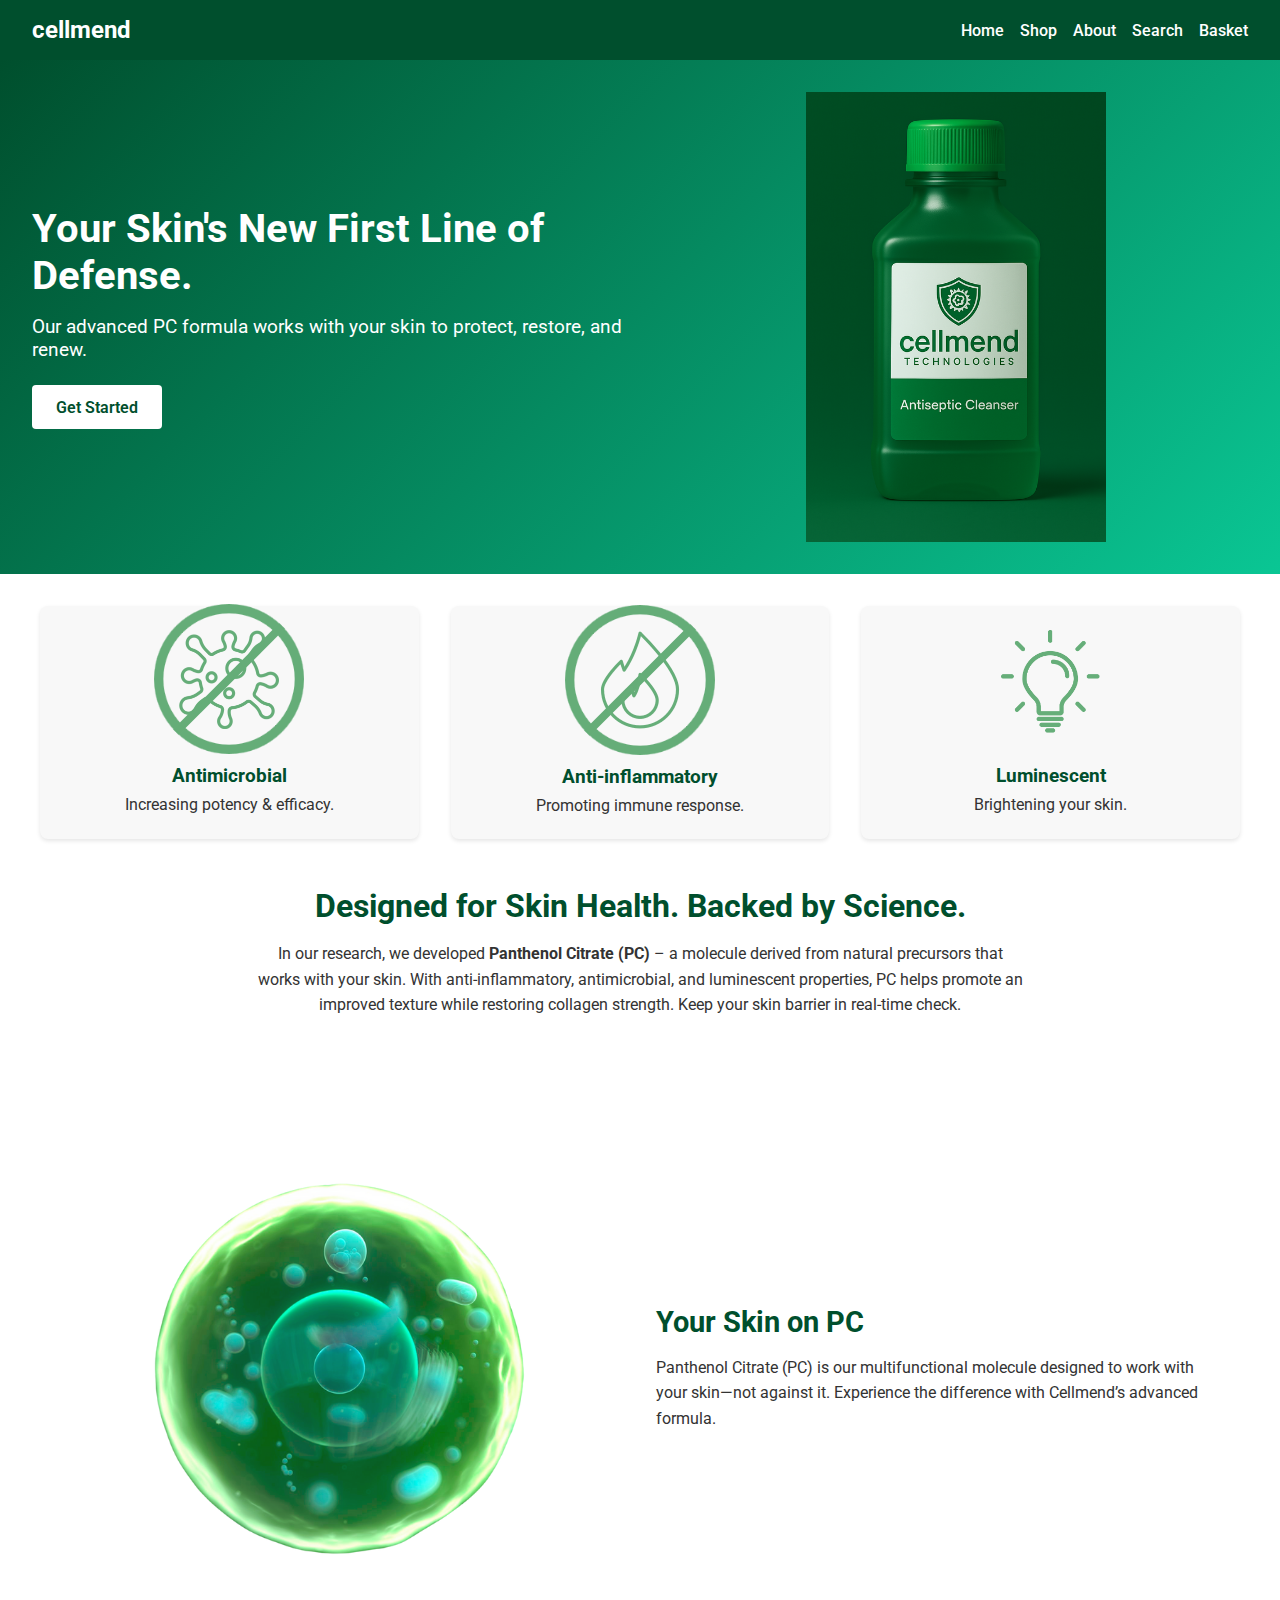
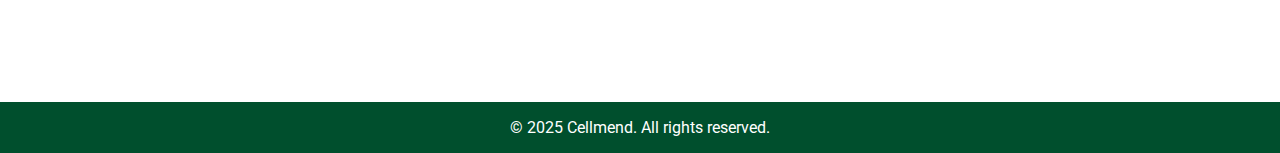
<file: index.html>
<!DOCTYPE html>
<html lang="en">
<head>
  <meta charset="UTF-8" />
  <meta name="viewport" content="width=device-width, initial-scale=1.0"/>
  <title>Cellmend – Your Skin's First Line of Defense</title>
  <!-- Link to CSS -->
  <link rel="stylesheet" href="css/styles.css" />
  <!-- Example Google Font (Optional) -->
  <link rel="preconnect" href="https://fonts.googleapis.com" />
  <link rel="preconnect" href="https://fonts.gstatic.com" crossorigin />
  <link 
    href="https://fonts.googleapis.com/css2?family=Roboto:wght@400;500;700&display=swap" 
    rel="stylesheet"
  />
</head>
<body>

  <!-- TOP NAVIGATION -->
  <nav class="navbar">
    <div class="navbar__logo">
      <a href="#">cellmend</a>
    </div>
    <ul class="navbar__links">
      <li><a href="#">Home</a></li>
      <li><a href="#">Shop</a></li>
      <li><a href="#">About</a></li>
      <li><a href="#">Search</a></li>
      <li><a href="#">Basket</a></li>
    </ul>
  </nav>

  <!-- HERO SECTION -->
  <header class="hero">
    <div class="hero__content">
      <h1>Your Skin's New First Line of Defense.</h1>
      <p>Our advanced PC formula works with your skin to protect, restore, and renew.</p>
      <a href="#" class="cta-button">Get Started</a>
    </div>
    <!-- Hero bottle image (replace src with your image) -->
    <div class="hero__image">
      <img 
        src="images/bottle_image.png" 
        alt="Cellmend Antiseptic Bottle" 
      />
    </div>
  </header>

  <!-- FEATURES SECTION -->
  <section class="features">
    <div class="feature-item">
      <div class="icon-container" style="position: relative; display: inline-block;">
        <img src="images/bacteria_icon_simple.png" alt="Antimicrobial Icon" class="feature-icon" style="position: relative; z-index: 10;">
        <!-- Circle image placed absolutely inside the container -->
        <img src="images/circle.png" alt="Circle Icon" style="position: absolute; top: 37.5%; left: 50%; transform: translate(-50%, -50%); z-index: 0; height: 150px; width: 150px;">
        <!-- Fire icon image with its existing class (stays on top) -->
        <img src="images/line.png" alt="Circle Icon" 
          style="position: absolute; top: 37.5%; left: 50%; 
          transform: translate(-50%, -50%) rotate(45deg);
          transform-origin: center;
          z-index: 0; height: 150px; width: 8px;">
        <!-- Fire icon image with its existing class (stays on top) -->
      </div>
      <h3>Antimicrobial</h3>
      <p>Increasing potency &amp; efficacy.</p>
    </div>
    <div class="feature-item">
      <div class="icon-container" style="position: relative; display: inline-block;">
        <img src="images/fire_icon.svg.png" alt="Anti-inflammatory Icon" class="feature-icon" style="position: relative; z-index: 1;">
        <!-- Circle image placed absolutely inside the container -->
        <img src="images/circle.png" alt="Circle Icon" style="position: absolute; top: 37.5%; left: 50%; transform: translate(-50%, -50%); z-index: 0; height: 150px; width: 150px;">
        <!-- Fire icon image with its existing class (stays on top) -->
        <img src="images/line.png" alt="Circle Icon" 
          style="position: absolute; top: 37.5%; left: 50%; 
          transform: translate(-50%, -50%) rotate(45deg);
          transform-origin: center;
          z-index: 0; height: 150px; width: 8px;">
        <!-- Fire icon image with its existing class (stays on top) -->
      </div>
      <h3>Anti-inflammatory</h3>
      <p>Promoting immune response.</p>
    </div>
    <div class="feature-item">
      <img src="images/lightbulb_icon.png" alt="Antimicrobial Icon" class="feature-icon" />
      <h3>Luminescent</h3>
      <p>Brightening your skin.</p>
    </div>
  </section>

  <!-- SCIENCE SECTION -->
  <section class="science">
    <h2>Designed for Skin Health. Backed by Science.</h2>
    <p>
      In our research, we developed <strong>Panthenol Citrate (PC)</strong> –
      a molecule derived from natural precursors that works with your skin. With
      anti-inflammatory, antimicrobial, and luminescent properties, PC helps
      promote an improved texture while restoring collagen strength. Keep your
      skin barrier in real-time check.
    </p>
  </section>

  <!-- PAN THENOL SECTION -->
  <section class="panthenol">
    <div class="panthenol__img">
      <img 
        src="images/cell_image.png" 
        alt="Panthenol Citrate Molecule"
      />
    </div>
    <div class="panthenol__content">
      <h2>Your Skin on PC</h2>
      <p>
        Panthenol Citrate (PC) is our multifunctional molecule
        designed to work with your skin—not against it. Experience the difference
        with Cellmend’s advanced formula.
      </p>
    </div>
  </section>

  <!-- FOOTER -->
  <footer class="footer">
    <p>&copy; 2025 Cellmend. All rights reserved.</p>
  </footer>

</body>
</html>
</file>
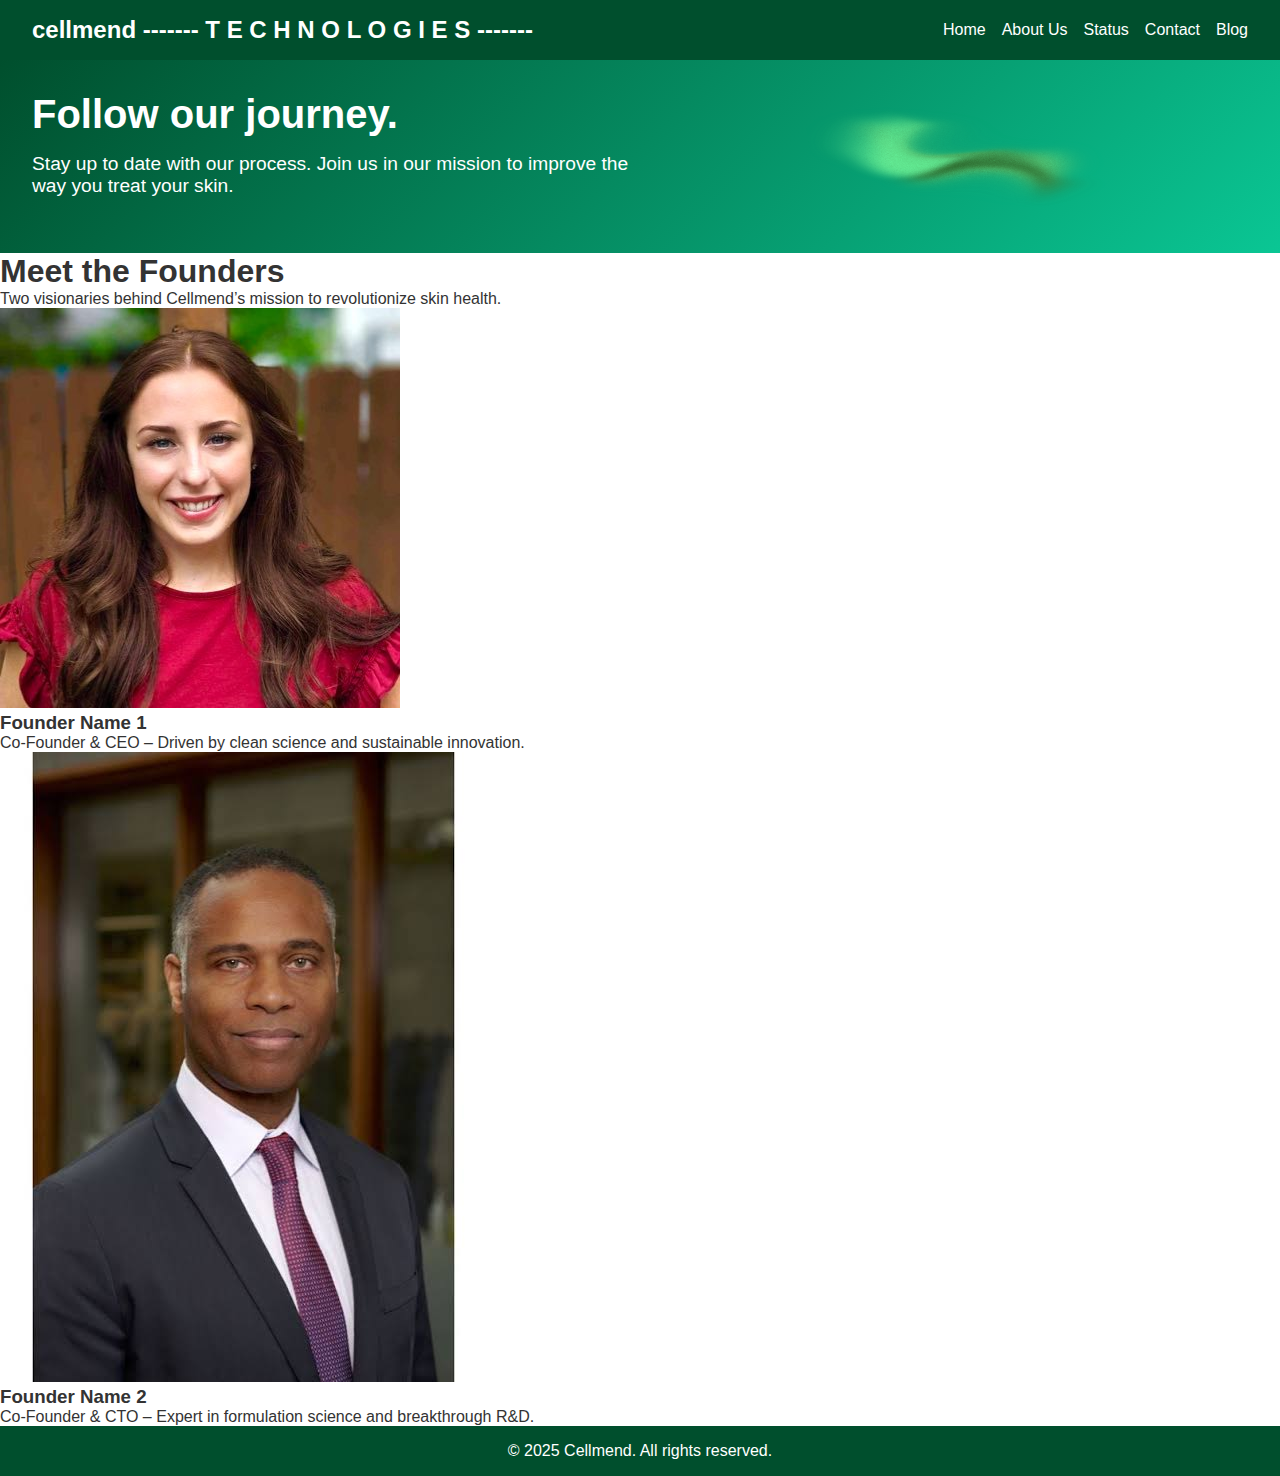
<file: pages/about-us/index.html>
<!DOCTYPE html>
<html lang="en">
<head>
  <meta charset="UTF-8" />
  <meta name="viewport" content="width=device-width, initial-scale=1.0"/>
  <title>About Us – Cellmend</title>
  <!-- Link to your main stylesheet -->
  <link rel="stylesheet" href="../../css/styles.css" />
</head>
<body>

  <!-- NAVBAR (same as landing page) -->
  <!-- TOP NAVIGATION -->
  <nav class="navbar">
    <div class="navbar__logo">
      <a href="#" class="logo">
        <span class="logo-cell">cell</span><span class="logo-mend">mend</span>
        <span class="logo-subtitle">
          <span class="dash">-------</span>
          <span class="tech">T E C H N O L O G I E S</span>
          <span class="dash">-------</span>
        </span>
      </a>
    </div>    
    <ul class="navbar__links">
      <li><a href="../../index.html">Home</a></li>
      <!-- <li><a href="../../pages/shop/index.html">Shop</a></li> -->
      <li><a href="../../pages/about-us/index.html">About Us</a></li>
      <li><a href="../../pages/status/index.html">Status</a></li>
      <!-- <li><a href="../../pages/cart/index.html">Cart</a></li> -->
      <li><a href="../../pages/contact/index.html">Contact</a></li>
      <li><a href="../../pages/blog/index.html">Blog</a></li>
    </ul>
  </nav>

  <!-- HERO SECTION -->
  <header class="hero">
    <div class="hero__content">
      <h1>Follow our journey.</h1>
      <p>Stay up to date with our process. Join us in our mission to improve the way you treat your skin.</p>
    </div>
    <!-- Hero bottle image (replace src with your image) -->
    <div class="hero__image">
      <!-- 1️⃣ Gradient, absolutely positioned -->
      <img
      src="../../images/shapes/gradient.png"
      alt="Gradient design"
      class="hero__gradient__others"
      style="width:300px; height: 100px;;"
      draggable="false"
      />    
    </div>    
  </header>

  <!-- ABOUT US INTRO -->
  <main class="about-us">
    <section class="about-us-intro">
      <h1>Meet the Founders</h1>
      <p>Two visionaries behind Cellmend’s mission to revolutionize skin health.</p>
    </section>

    <!-- FOUNDERS GRID -->
    <section class="founders-grid">
      <!-- Founder #1 -->
      <div class="founder-card">
        <img 
          src="../../images/founders/rebecca-keate.jpg" 
          alt="Founder Name 1" 
        />
        <div class="overlay">
          <h3>Founder Name 1</h3>
          <p>Co-Founder &amp; CEO – Driven by clean science and sustainable innovation.</p>
        </div>
      </div>

      <!-- Founder #2 -->
      <div class="founder-card">
        <img 
          src="../../images/founders/guillermo-ameer.jpg" 
          alt="Founder Name 2" 
        />
        <div class="overlay">
          <h3>Founder Name 2</h3>
          <p>Co-Founder &amp; CTO – Expert in formulation science and breakthrough R&amp;D.</p>
        </div>
      </div>
    </section>
  </main>

  <!-- FOOTER (same as landing page) -->
  <footer class="footer">
    <p>&copy; 2025 Cellmend. All rights reserved.</p>
  </footer>
</body>
</html>
</file>
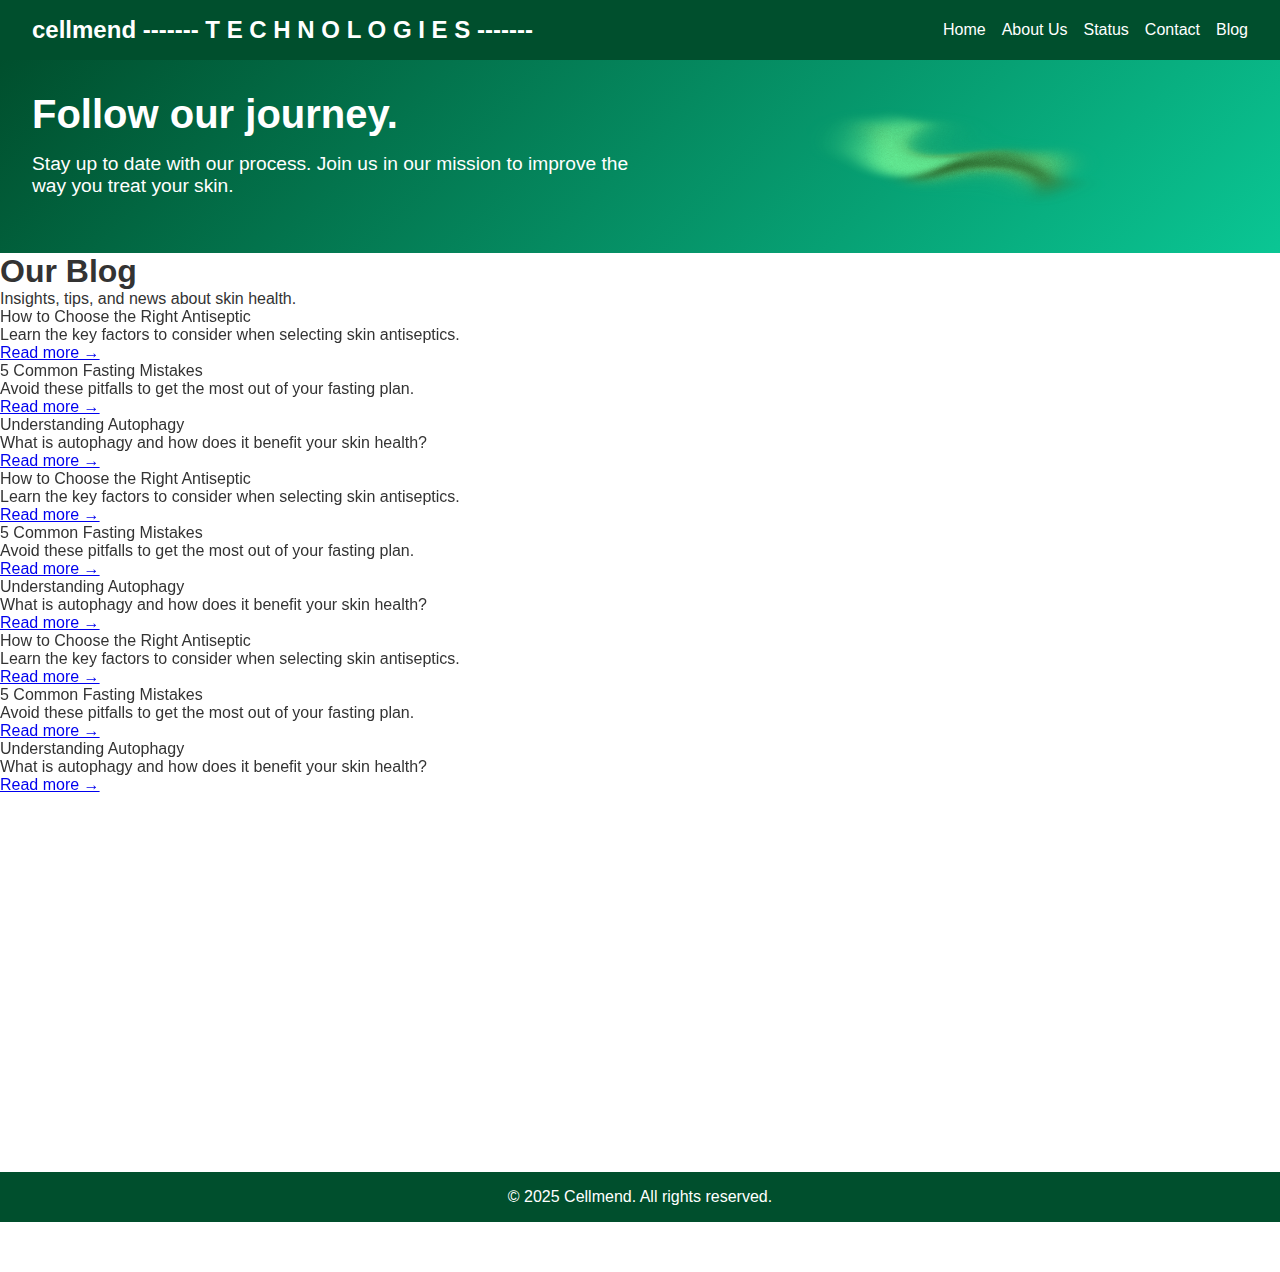
<file: pages/blog/index.html>
<!DOCTYPE html>
<html lang="en">
<head>
  <meta charset="UTF-8" />
  <meta name="viewport" content="width=device-width, initial-scale=1.0"/>
  <title>Blog – Cellmend</title>
  <link rel="stylesheet" href="../../css/styles.css" />
  <link 
  href="https://cdn.jsdelivr.net/npm/aos@2.3.4/dist/aos.css" 
  rel="stylesheet"
  />
</head>
<body>

  <!-- NAVBAR (same as landing page) -->
  <!-- TOP NAVIGATION -->
  <nav class="navbar">
    <div class="navbar__logo">
      <a href="#" class="logo">
        <span class="logo-cell">cell</span><span class="logo-mend">mend</span>
        <span class="logo-subtitle">
          <span class="dash">-------</span>
          <span class="tech">T E C H N O L O G I E S</span>
          <span class="dash">-------</span>
        </span>
      </a>
    </div>    
    <ul class="navbar__links">
      <li><a href="../../index.html">Home</a></li>
      <!-- <li><a href="../../pages/shop/index.html">Shop</a></li> -->
      <li><a href="../../pages/about-us/index.html">About Us</a></li>
      <li><a href="../../pages/status/index.html">Status</a></li>
      <!-- <li><a href="../../pages/cart/index.html">Cart</a></li> -->
      <li><a href="../../pages/contact/index.html">Contact</a></li>
      <li><a href="../../pages/blog/index.html">Blog</a></li>
    </ul>
  </nav>

  <!-- HERO SECTION -->
  <header class="hero">
    <div class="hero__content">
      <h1>Follow our journey.</h1>
      <p>Stay up to date with our process. Join us in our mission to improve the way you treat your skin.</p>
    </div>
    <!-- Hero bottle image (replace src with your image) -->
    <div class="hero__image">
      <!-- 1️⃣ Gradient, absolutely positioned -->
      <img
      src="../../images/shapes/gradient.png"
      alt="Gradient design"
      class="hero__gradient__others"
      style="width:300px; height: 100px;;"
      draggable="false"
      />    
    </div>    
  </header>

  <main class="blog-index">
    <h1>Our Blog</h1>
    <p class="blog-subtitle">Insights, tips, and news about skin health.</p>
  
    <div class="blog-grid">
      <!-- Post 1 -->
      <div class="post-card" data-aos="fade-up">
        <div class="post-title">How to Choose the Right Antiseptic</div>
        <div class="post-overlay">
          <p>Learn the key factors to consider when selecting skin antiseptics.</p>
          <a href="post1.html" class="read-more">Read more →</a>
        </div>
      </div>
  
      <!-- Post 2 -->
      <div class="post-card" data-aos="fade-up">
        <div class="post-title">5 Common Fasting Mistakes</div>
        <div class="post-overlay">
          <p>Avoid these pitfalls to get the most out of your fasting plan.</p>
          <a href="post2.html" class="read-more">Read more →</a>
        </div>
      </div>
  
      <!-- Post 3 -->
      <div class="post-card" data-aos="fade-up">
        <div class="post-title">Understanding Autophagy</div>
        <div class="post-overlay">
          <p>What is autophagy and how does it benefit your skin health?</p>
          <a href="post3.html" class="read-more">Read more →</a>
        </div>
      </div>

      <!-- Post 4 -->
      <div class="post-card" data-aos="fade-up">
        <div class="post-title">How to Choose the Right Antiseptic</div>
        <div class="post-overlay">
          <p>Learn the key factors to consider when selecting skin antiseptics.</p>
          <a href="post1.html" class="read-more">Read more →</a>
        </div>
      </div>
  
      <!-- Post 5 -->
      <div class="post-card" data-aos="fade-up" data-aos-delay="100">
        <div class="post-title">5 Common Fasting Mistakes</div>
        <div class="post-overlay">
          <p>Avoid these pitfalls to get the most out of your fasting plan.</p>
          <a href="post2.html" class="read-more">Read more →</a>
        </div>
      </div>
  
      <!-- Post 6 -->
      <div class="post-card" data-aos="fade-up" data-aos-delay="100">
        <div class="post-title">Understanding Autophagy</div>
        <div class="post-overlay">
          <p>What is autophagy and how does it benefit your skin health?</p>
          <a href="post3.html" class="read-more">Read more →</a>
        </div>
      </div>

      <!-- Post 7 -->
      <div class="post-card" data-aos="fade-up" data-aos-delay="100">
        <div class="post-title">How to Choose the Right Antiseptic</div>
        <div class="post-overlay">
          <p>Learn the key factors to consider when selecting skin antiseptics.</p>
          <a href="post1.html" class="read-more">Read more →</a>
        </div>
      </div>
  
      <!-- Post 8 -->
      <div class="post-card" data-aos="fade-up" data-aos-delay="100">
        <div class="post-title">5 Common Fasting Mistakes</div>
        <div class="post-overlay">
          <p>Avoid these pitfalls to get the most out of your fasting plan.</p>
          <a href="post2.html" class="read-more">Read more →</a>
        </div>
      </div>
  
      <!-- Post 9 -->
      <div class="post-card" data-aos="fade-up" data-aos-delay="200">
        <div class="post-title">Understanding Autophagy</div>
        <div class="post-overlay">
          <p>What is autophagy and how does it benefit your skin health?</p>
          <a href="post3.html" class="read-more">Read more →</a>
        </div>
      </div>

      <!-- Post 10 -->
      <div class="post-card" data-aos="fade-up" data-aos-delay="200">
        <div class="post-title">How to Choose the Right Antiseptic</div>
        <div class="post-overlay">
          <p>Learn the key factors to consider when selecting skin antiseptics.</p>
          <a href="post1.html" class="read-more">Read more →</a>
        </div>
      </div>
  
      <!-- Post 11 -->
      <div class="post-card" data-aos="fade-up" data-aos-delay="200">
        <div class="post-title">5 Common Fasting Mistakes</div>
        <div class="post-overlay">
          <p>Avoid these pitfalls to get the most out of your fasting plan.</p>
          <a href="post2.html" class="read-more">Read more →</a>
        </div>
      </div>
  
      <!-- Post 12 -->
      <div class="post-card" data-aos="fade-up" data-aos-delay="200">
        <div class="post-title">Understanding Autophagy</div>
        <div class="post-overlay">
          <p>What is autophagy and how does it benefit your skin health?</p>
          <a href="post3.html" class="read-more">Read more →</a>
        </div>
      </div>

      <!-- Post 13 -->
      <div class="post-card" data-aos="fade-up" data-aos-delay="300">
        <div class="post-title">How to Choose the Right Antiseptic</div>
        <div class="post-overlay">
          <p>Learn the key factors to consider when selecting skin antiseptics.</p>
          <a href="post1.html" class="read-more">Read more →</a>
        </div>
      </div>
  
      <!-- Post 14 -->
      <div class="post-card" data-aos="fade-up" data-aos-delay="300">
        <div class="post-title">5 Common Fasting Mistakes</div>
        <div class="post-overlay">
          <p>Avoid these pitfalls to get the most out of your fasting plan.</p>
          <a href="post2.html" class="read-more">Read more →</a>
        </div>
      </div>
  
      <!-- Post 15 -->
      <div class="post-card" data-aos="fade-up" data-aos-delay="300">
        <div class="post-title">Understanding Autophagy</div>
        <div class="post-overlay">
          <p>What is autophagy and how does it benefit your skin health?</p>
          <a href="post3.html" class="read-more">Read more →</a>
        </div>
      </div>

      <!-- Post 16 -->
      <div class="post-card" data-aos="fade-up" data-aos-delay="300">
        <div class="post-title">How to Choose the Right Antiseptic</div>
        <div class="post-overlay">
          <p>Learn the key factors to consider when selecting skin antiseptics.</p>
          <a href="post1.html" class="read-more">Read more →</a>
        </div>
      </div>
    
      <!-- …repeat up to Post 16… -->
    </div>
  </main>  

  <!-- FOOTER -->
  <footer class="footer">
    <p>&copy; 2025 Cellmend. All rights reserved.</p>
  </footer>
  <script src="https://cdn.jsdelivr.net/npm/aos@2.3.4/dist/aos.js"></script>
  <script>
    AOS.init({
      duration: 600,    // how long the animation runs
      once: false,      // ← allow animation every time you scroll into view
      mirror: true      // ← animate elements out when scrolling past (optional)
    });
  </script>  
</body>
</html>
</file>
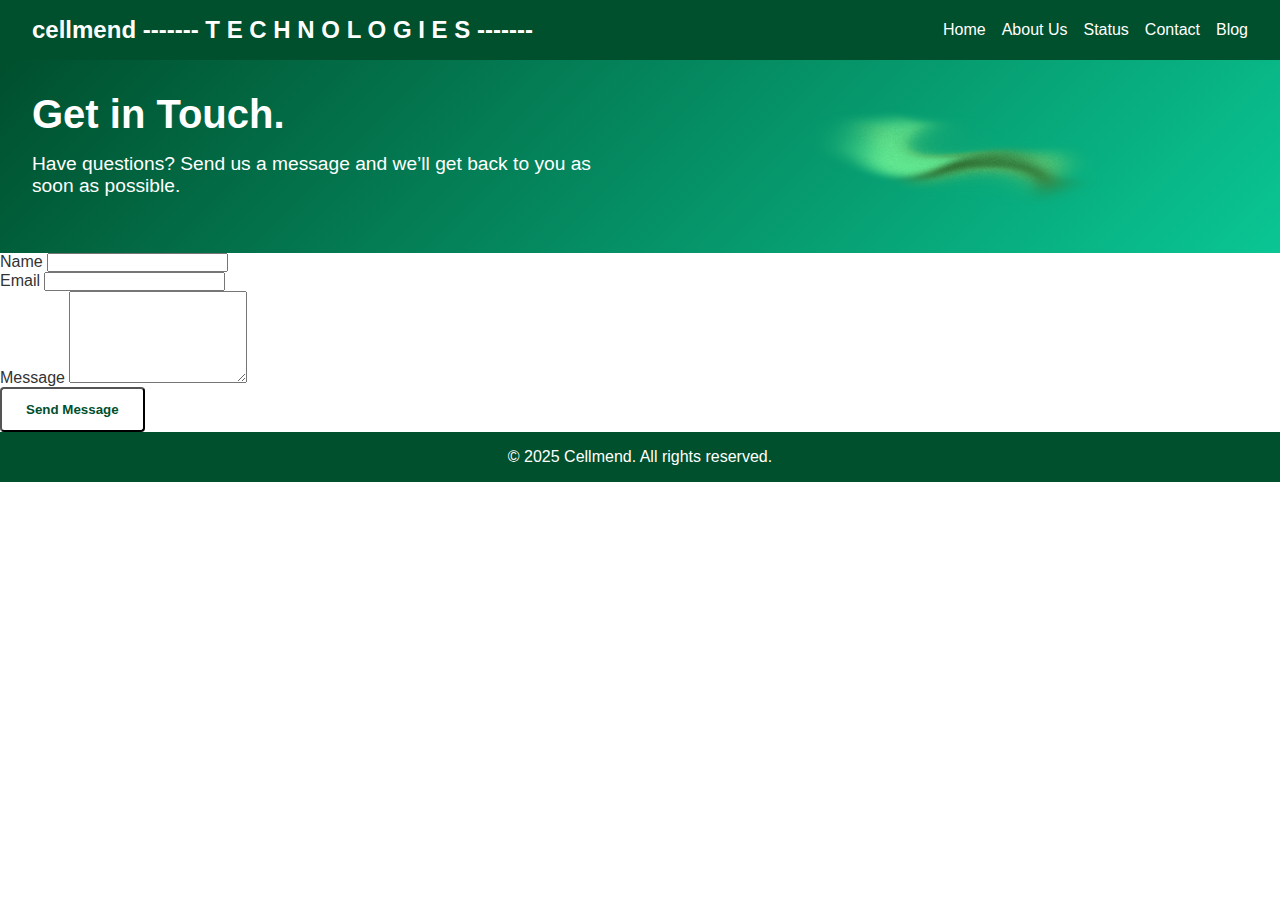
<file: pages/contact/index.html>
<!DOCTYPE html>
<html lang="en">
<head>
  <meta charset="UTF-8" />
  <meta name="viewport" content="width=device-width, initial-scale=1.0"/>
  <title>Contact Us – Cellmend</title>
  <link rel="stylesheet" href="../../css/styles.css" />
</head>
<body>

  <div class="header-wrapper">
  <!-- NAVBAR (same as landing page) -->
  <!-- TOP NAVIGATION -->
  <nav class="navbar">
    <div class="navbar__logo">
      <a href="#" class="logo">
        <span class="logo-cell">cell</span><span class="logo-mend">mend</span>
        <span class="logo-subtitle">
          <span class="dash">-------</span>
          <span class="tech">T E C H N O L O G I E S</span>
          <span class="dash">-------</span>
        </span>
      </a>
    </div>    
    <ul class="navbar__links">
      <li><a href="../../index.html">Home</a></li>
      <!-- <li><a href="../../pages/shop/index.html">Shop</a></li> -->
      <li><a href="../../pages/about-us/index.html">About Us</a></li>
      <li><a href="../../pages/status/index.html">Status</a></li>
      <!-- <li><a href="../../pages/cart/index.html">Cart</a></li> -->
      <li><a href="../../pages/contact/index.html">Contact</a></li>
      <li><a href="../../pages/blog/index.html">Blog</a></li>
    </ul>
  </nav>

  <!-- HERO SECTION -->
  <header class="hero">
    <div class="hero__content">
      <h1>Get in Touch.</h1>
      <p>Have questions? Send us a message and we’ll get back to you as soon as possible.</p>
    </div>
    <!-- Hero bottle image (replace src with your image) -->
    <div class="hero__image">
      <!-- 1️⃣ Gradient, absolutely positioned -->
      <img
      src="../../images/shapes/gradient.png"
      alt="Gradient design"
      class="hero__gradient__others"
      style="width:300px; height: 100px;;"
      draggable="false"
      />    
    </div>    
  </header>
  </div>

  <!-- CONTACT SECTION -->
  <section class="contact">
    <div class="contact__content">
      <p></p>
    </div>

    <form
    class="contact__form"
    action="https://formspree.io/f/xldbgpjq"
    method="POST"
  >
    <!-- send the auto-reply back to whatever the user types here -->
    <input type="hidden" name="_replyto" id="replytoInput">
  
    <!-- subject line of the auto-reply -->
    <input
      type="hidden"
      name="_subject"
      value="Thanks for contacting Cellmend!"
    >
  
    <!-- body of the auto-reply -->
    <input
      type="hidden"
      name="_autoresponse"
      value="Hi there! 👋  
  Thanks for reaching out to Cellmend. We’ve received your message and will get back to you within 24 hours."
    >
  
    <div class="form-group">
      <label for="name">Name</label>
      <input type="text" id="name" name="name" required />
    </div>
    <div class="form-group">
      <label for="email">Email</label>
      <input
        type="email"
        id="email"
        name="email"
        required
        oninput="document.getElementById('replytoInput').value = this.value"
      />
    </div>
    <div class="form-group">
      <label for="message">Message</label>
      <textarea id="message" name="message" rows="6" required></textarea>
    </div>
    <button type="submit" class="cta-button">Send Message</button>
  </form>  
  
  </section>

  <!-- reuse your footer -->
  <footer class="footer">
    <p>&copy; 2025 Cellmend. All rights reserved.</p>
  </footer>

</body>
</html>
</file>
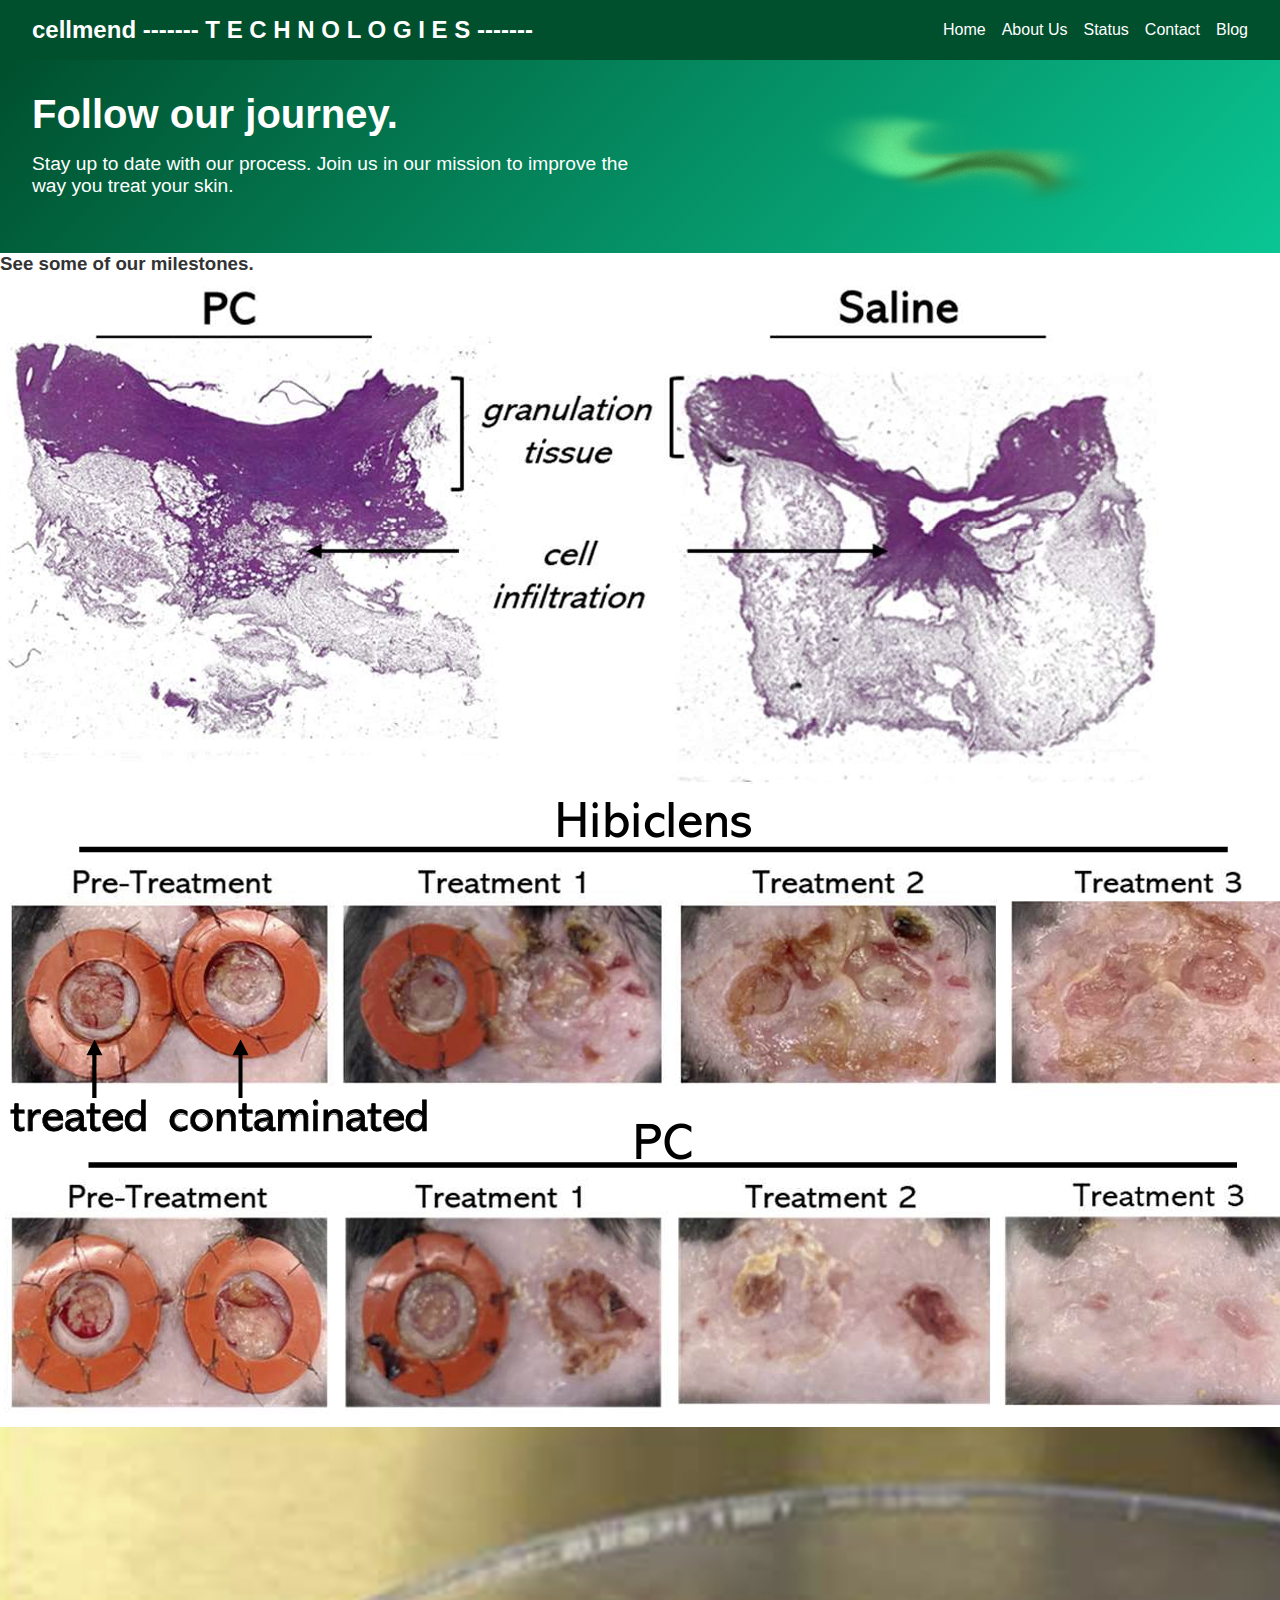
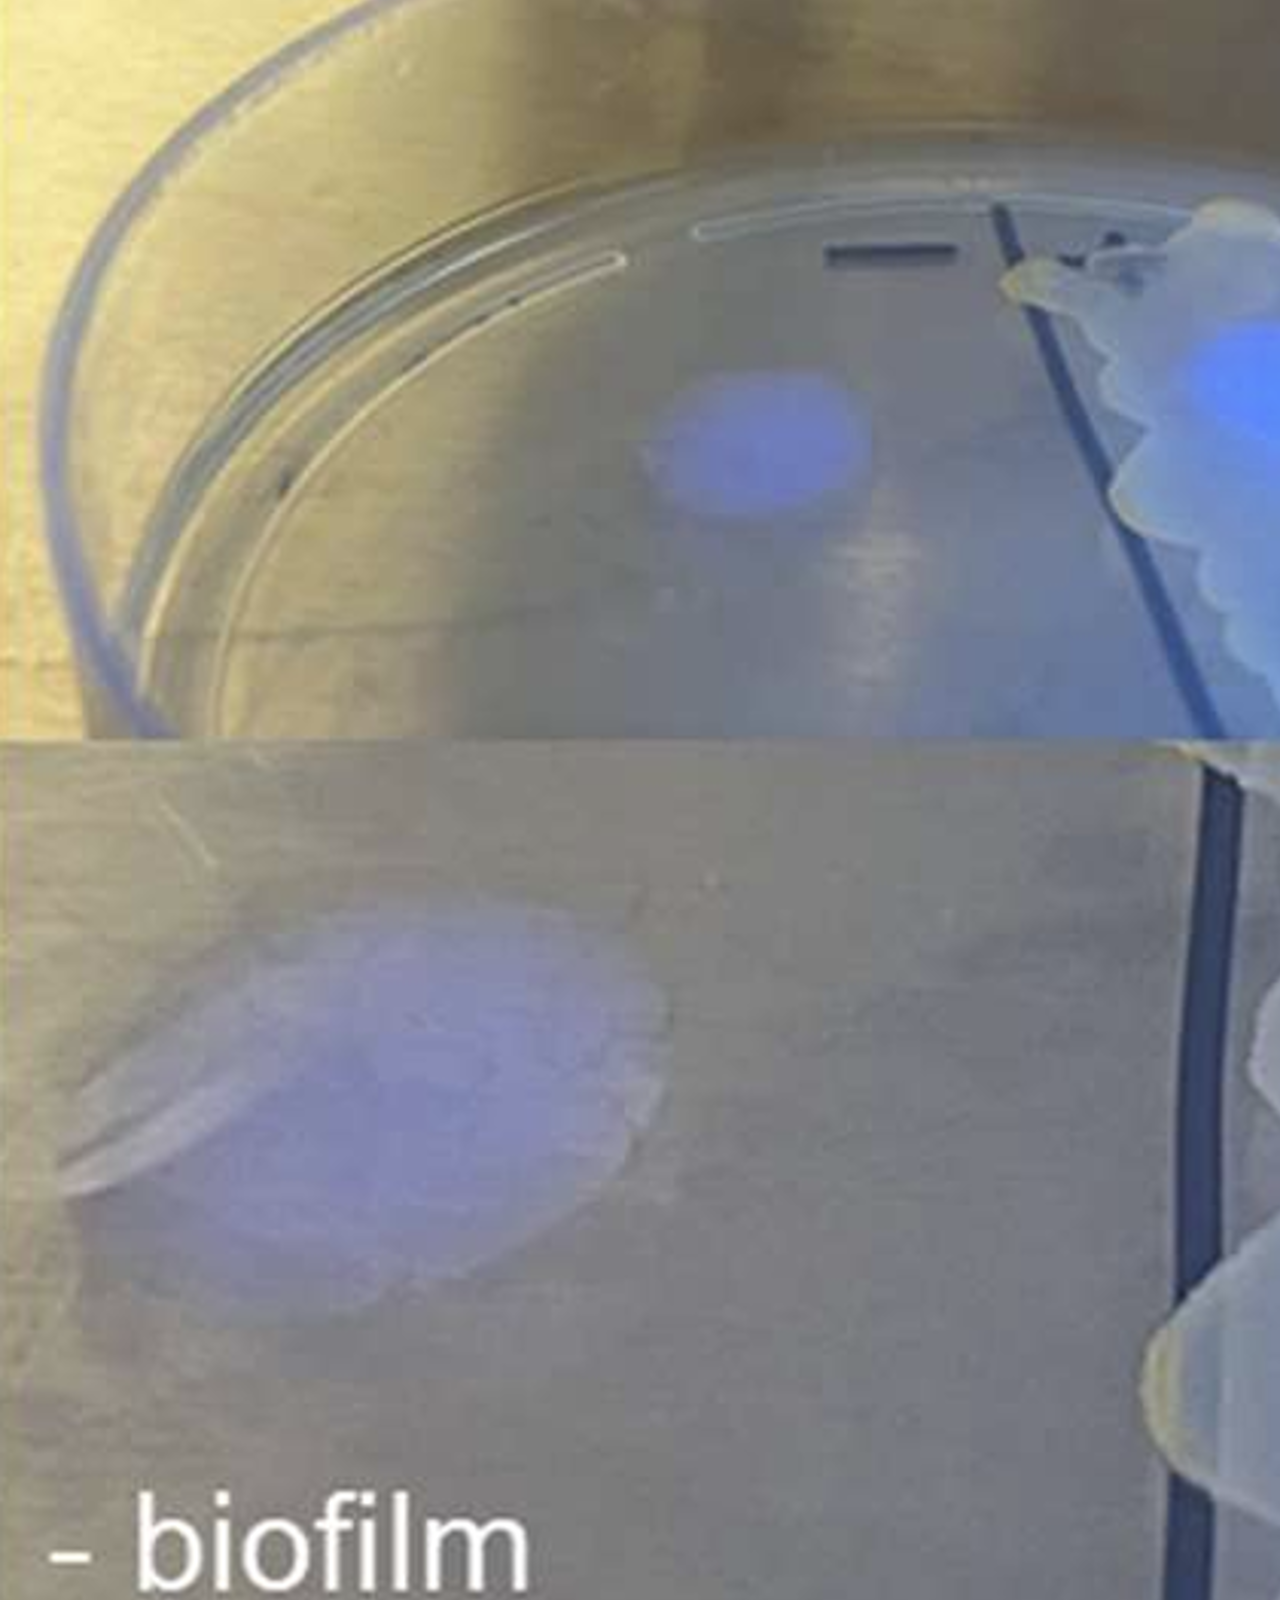
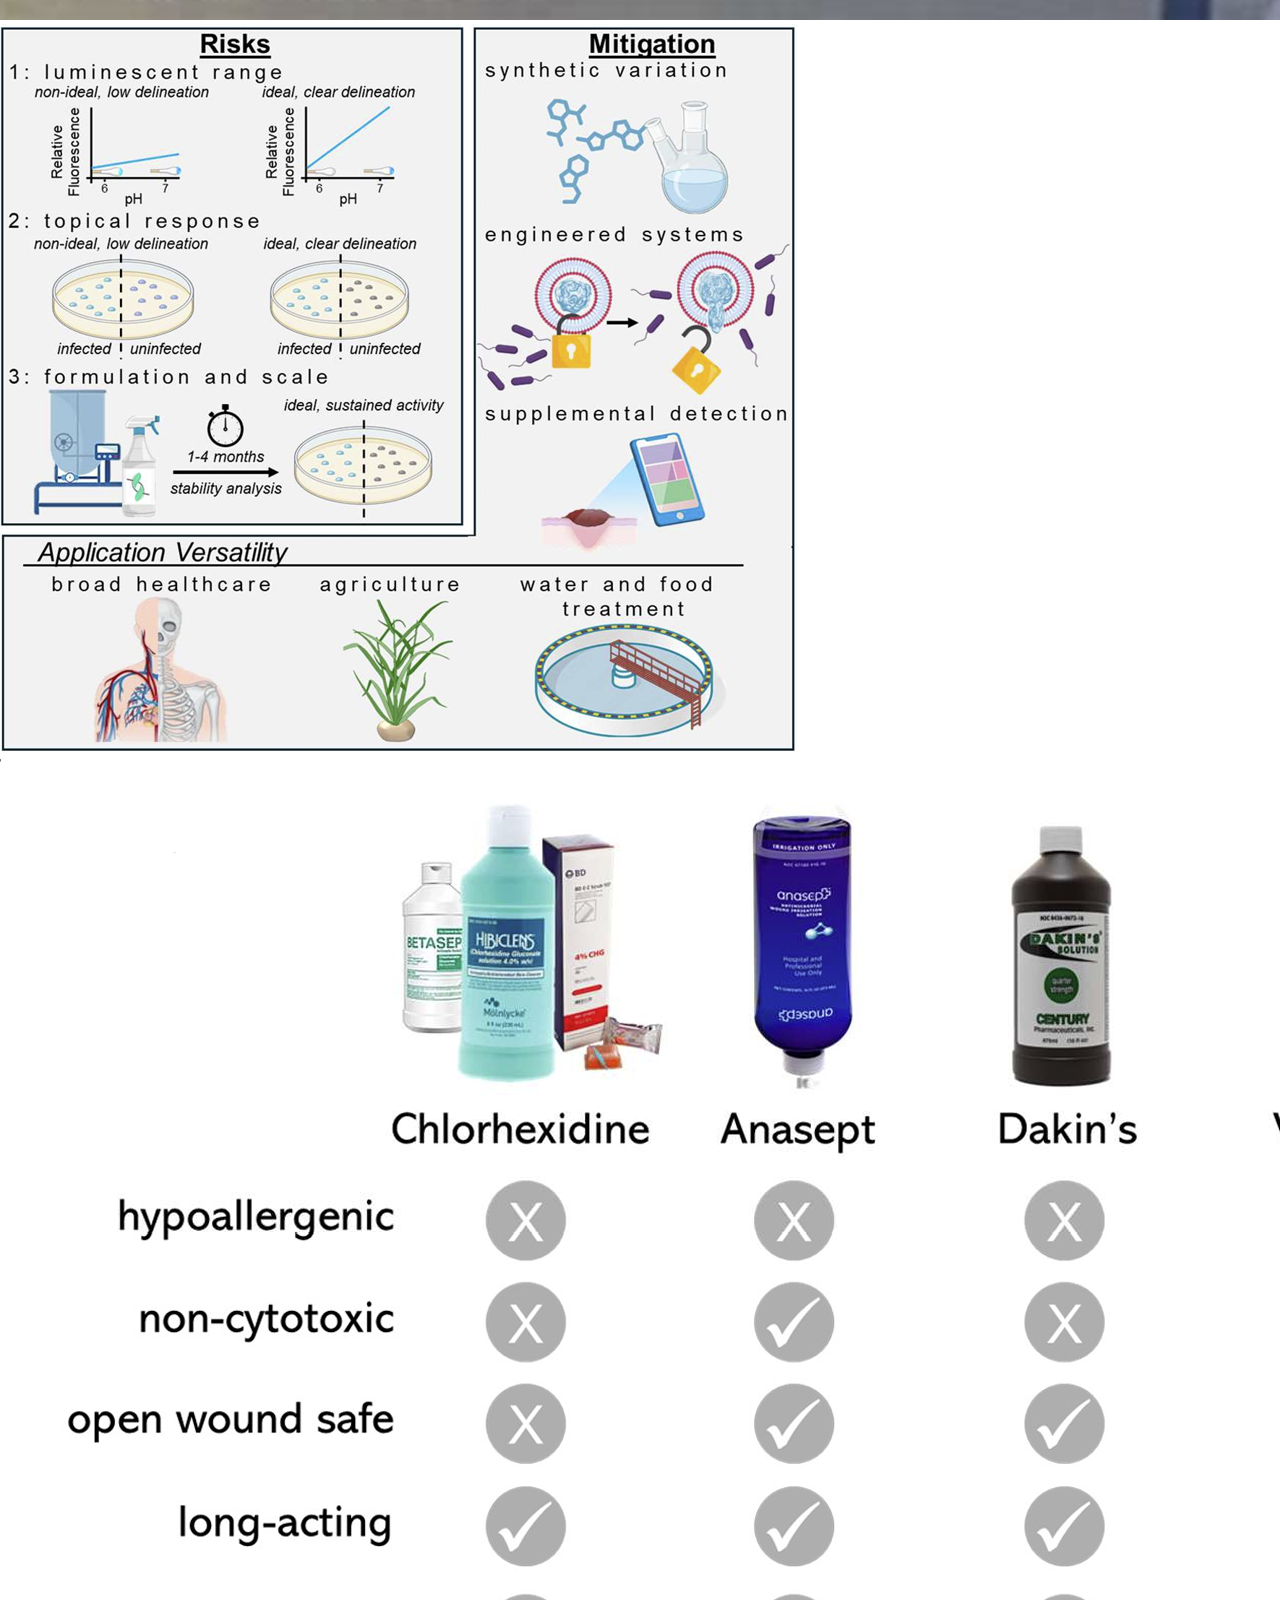
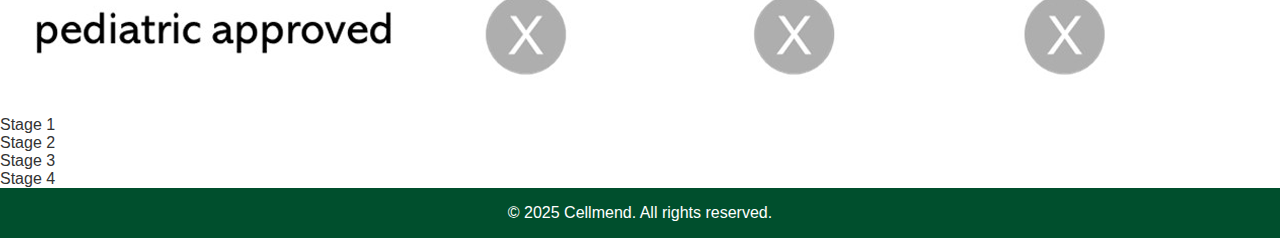
<file: pages/status/index.html>
<!DOCTYPE html>
<html lang="en">
<head>
  <meta charset="UTF-8" />
  <meta name="viewport" content="width=device-width, initial-scale=1.0"/>
  <title>Slideshow – Cellmend</title>
  <link rel="stylesheet" href="../../css/styles.css" />
  <link 
  href="https://cdn.jsdelivr.net/npm/aos@2.3.4/dist/aos.css" 
  rel="stylesheet"
  />
</head>
<body>

  <!-- NAVBAR (same as landing page) -->
  <!-- TOP NAVIGATION -->
  <nav class="navbar">
    <div class="navbar__logo">
      <a href="#" class="logo">
        <span class="logo-cell">cell</span><span class="logo-mend">mend</span>
        <span class="logo-subtitle">
          <span class="dash">-------</span>
          <span class="tech">T E C H N O L O G I E S</span>
          <span class="dash">-------</span>
        </span>
      </a>
    </div>    
    <ul class="navbar__links">
      <li><a href="../../index.html">Home</a></li>
      <!-- <li><a href="../../pages/shop/index.html">Shop</a></li> -->
      <li><a href="../../pages/about-us/index.html">About Us</a></li>
      <li><a href="../../pages/status/index.html">Status</a></li>
      <!-- <li><a href="../../pages/cart/index.html">Cart</a></li> -->
      <li><a href="../../pages/contact/index.html">Contact</a></li>
      <li><a href="../../pages/blog/index.html">Blog</a></li>
    </ul>
  </nav>

  <!-- HERO SECTION -->
  <header class="hero">
    <div class="hero__content">
      <h1>Follow our journey.</h1>
      <p>Stay up to date with our process. Join us in our mission to improve the way you treat your skin.</p>
    </div>
    <!-- Hero bottle image (replace src with your image) -->
    <div class="hero__image">
      <!-- 1️⃣ Gradient, absolutely positioned -->
      <img
      src="../../images/shapes/gradient.png"
      alt="Gradient design"
      class="hero__gradient__others"
      style="width:300px; height: 100px;;"
      draggable="false"
      />    
    </div>    
  </header>
  <div class="milestones-header">
    <h3>See some of our milestones.</h3>
  </div>
  <!-- SLIDESHOW CONTAINER -->
  <main class="slider-wrapper" data-aos="fade-up" data-aos-delay="1000">
    <div class="slider">
      <div class="slide active"><img src="../../images/slide-show/porcine-trials.png" alt="Slide 1"></div>
      <div class="slide"><img src="../../images/slide-show/mice-trials.png" alt="Slide 2"></div>
      <div class="slide"><img src="../../images/slide-show/bioluminiscence.png" alt="Slide 3"></div>
      <div class="slide"><img src="../../images/slide-show/bioluminiscence-explanation.png" alt="Slide 4"></div>
      <div class="slide"><img src="../../images/slide-show/competition.png" alt="Slide 5"></div>
      <!-- add more .slide blocks up to however many you need -->
    </div>

    <div class="slider-progress">
      <div class="slider-progress-bar"></div>
    </div>
  </main>

  <!-- ↓ insert this progress bar ↓ -->
  <div class="progress-container">
    <div class="progress-track">
      <!-- fill to current progress -->
      <div class="progress-fill" style="width: 66.66%;"></div>

      <!-- current‐step circle -->
      <div class="progress-current" style="left: 66.66%;"></div>

      <!-- stage markers -->
      <div class="stage" style="left: 0%;">
        <span class="stage-label top">Stage 1</span>
      </div>
      <div class="stage" style="left: 33.33%;">
        <span class="stage-label bottom">Stage 2</span>
      </div>
      <div class="stage" style="left: 66.66%;">
        <span class="stage-label top">Stage 3</span>
      </div>
      <div class="stage" style="left: 100%;">
        <span class="stage-label bottom">Stage 4</span>
      </div>
    </div>
  </div>  

  <!-- FOOTER (same as your other pages) -->
  <footer class="footer">&copy; 2025 Cellmend. All rights reserved.</footer>

  <script src="https://cdn.jsdelivr.net/npm/aos@2.3.4/dist/aos.js"></script>
  <script>
    AOS.init({
      duration: 600,    // how long the animation runs
      once: false,      // ← allow animation every time you scroll into view
      mirror: true      // ← animate elements out when scrolling past (optional)
    });
  </script>  

<script>
  document.addEventListener('DOMContentLoaded', () => {
    const slider = document.querySelector('.slider-wrapper');
    const io = new IntersectionObserver(
      ([entry]) => {
        if (entry.isIntersecting) {
          slider.classList.add('visible');
          io.disconnect();   // stop observing once it’s in view
        }
      },
      { threshold: 0.1 }      // fire when 10% of it is visible
    );
    io.observe(slider);
  });
  </script>
  
</body>
</html>
</file>
<file: css/styles.css>
/* 
  STYLESHEET: styles.css
  Feel free to modify the color scheme, typography, and layout to your liking.
*/

/* RESET/BASE */
* {
  margin: 0;
  padding: 0;
  box-sizing: border-box;
}

body {
  font-family: 'Roboto', sans-serif;
  color: #333;
  background-color: #ffffff;
}


/* NAVBAR */
.navbar {
  display: flex;
  align-items: center;
  justify-content: space-between;
  background-color: #004F2D;
  padding: 1rem 2rem;
}

.navbar__logo a {
  font-size: 1.5rem;
  color: #fff;
  text-decoration: none;
  font-weight: 700;
}

.navbar__links {
  list-style: none;
  display: flex;
  gap: 1rem;
}

.navbar__links a {
  color: #fff;
  text-decoration: none;
  font-weight: 500;
  transition: color 0.2s ease;
}

.navbar__links a:hover {
  color: #00E39F;
}

/* HERO SECTION */
.hero {
  display: flex;
  flex-wrap: wrap;
  align-items: center;
  justify-content: center;
  background: linear-gradient(135deg, #004F2D, #0AC694);
  color: #fff;
  padding: 2rem;
}

.hero__content {
  flex: 1 1 400px;
  max-width: 600px;
  margin-right: 2rem;
}

.hero__content h1 {
  font-size: 2.5rem;
  margin-bottom: 1rem;
}

.hero__content p {
  font-size: 1.2rem;
  margin-bottom: 1.5rem;
}

.cta-button {
  display: inline-block;
  background-color: #fff;
  color: #004F2D;
  padding: 0.8rem 1.5rem;
  text-decoration: none;
  font-weight: 600;
  border-radius: 4px;
  transition: background-color 0.3s ease;
}

.cta-button:hover {
  background-color: #00E39F;
  color: #004F2D;
}

.hero__image {
  flex: 1 1 300px;
  display: flex;
  justify-content: center;
  max-width: 300px;  /* Constrain the container's maximum width */
  margin: 0 auto;
}

.hero__image img {
  max-width: 100%;
  height: auto;
}

/* FEATURES SECTION */
.features {
  display: flex;
  flex-wrap: wrap;
  justify-content: center;
  margin: 2rem auto;
  max-width: 1200px;
  gap: 2rem;
}

.feature-item {
  flex: 1 1 250px;
  background-color: #f8f8f8;
  text-align: center;
  padding: 1.5rem;
  border-radius: 8px;
  box-shadow: 0 2px 4px rgba(0,0,0,0.1);
}

.feature-item .feature-icon {
  width: 100px;    /* Adjust this width to suit your design */
  height: auto;   /* Maintain aspect ratio */
  display: block; /* Ensures the image takes its own line */
  margin: 0 auto 2rem; /* Centers the image and adds space below it */
}

.feature-item h3 {
  margin-bottom: 0.5rem;
  color: #004F2D;
}

.feature-item p {
  color: #333;
}

/* SCIENCE SECTION */
.science {
  max-width: 800px;
  margin: 2rem auto;
  text-align: center;
  padding: 1rem;
}

.science h2 {
  margin-bottom: 1rem;
  font-size: 2rem;
  color: #004F2D;
}

.science p {
  line-height: 1.6;
}

/* PANTHENOL SECTION */
.panthenol {
  display: flex;
  flex-wrap: wrap;
  align-items: center;
  max-width: 1200px;
  margin: 2rem auto;
  gap: 2rem;
  padding: 1rem;
}

.panthenol__img {
  flex: 1 1 400px;
  text-align: center;
}

.panthenol__img img {
  max-width: 100%;
  border-radius: 8px;
}

.panthenol__content {
  flex: 1 1 400px;
}

.panthenol__content h2 {
  font-size: 1.8rem;
  margin-bottom: 1rem;
  color: #004F2D;
}

.panthenol__content p {
  line-height: 1.6;
}

/* FOOTER */
.footer {
  background-color: #004F2D;
  padding: 1rem;
  text-align: center;
  color: #fff;
}
</file>
